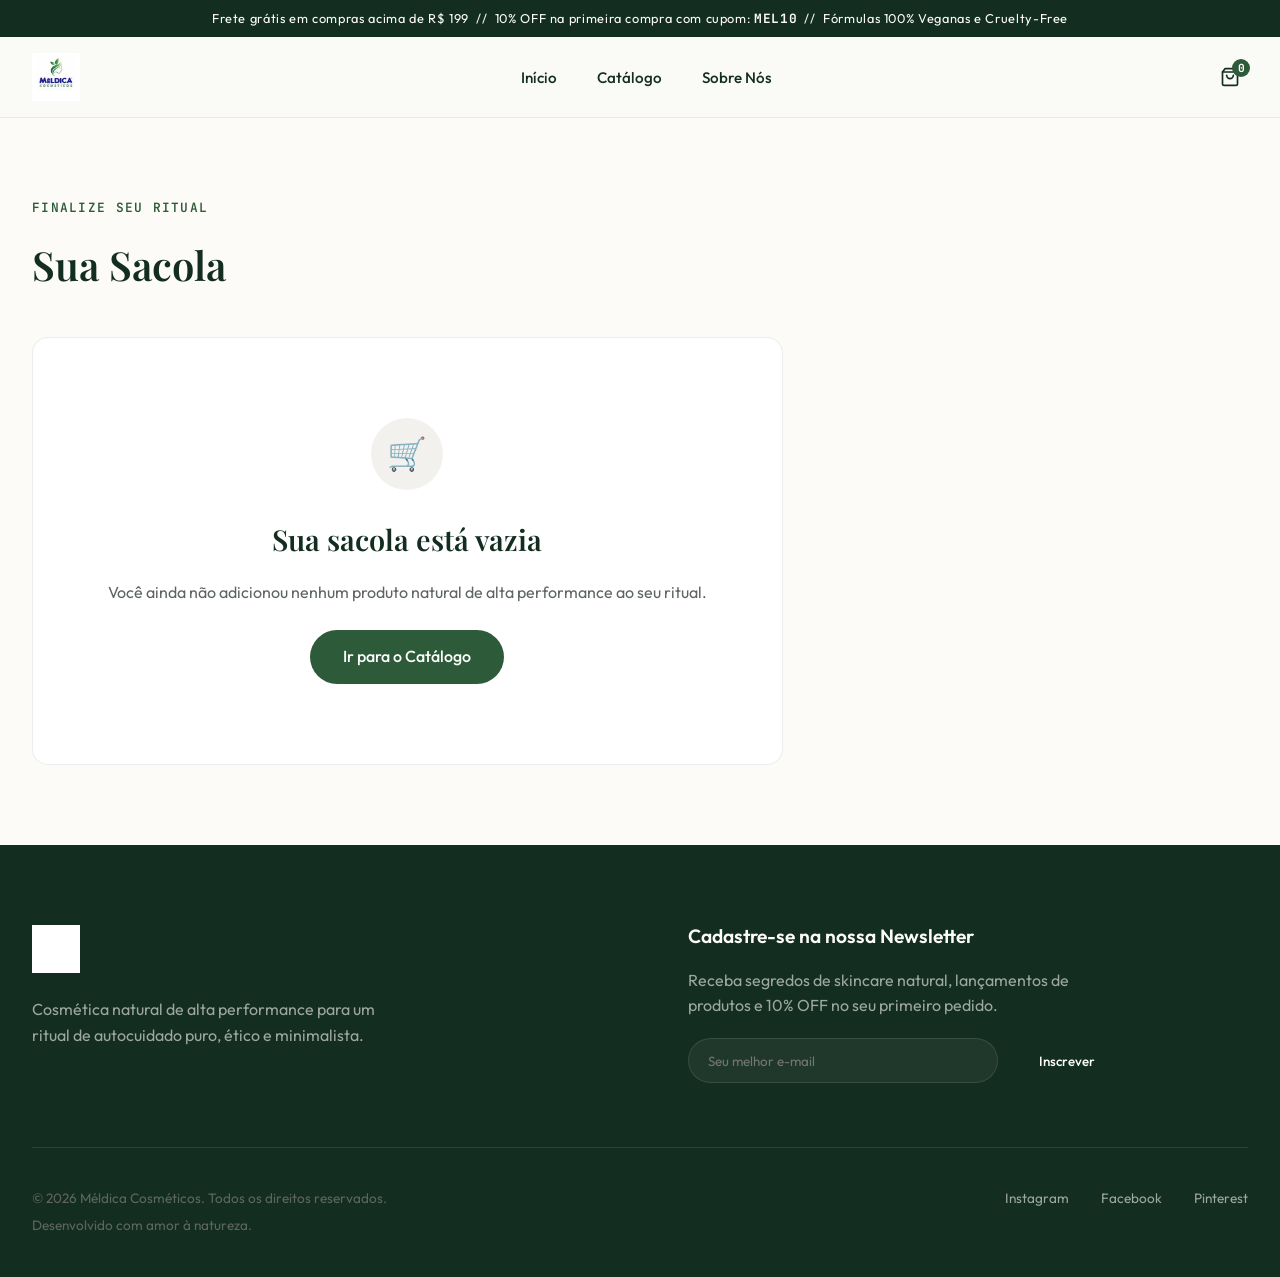
<file: carrinho.html>
<!DOCTYPE html>
<html lang="pt-BR">
<head>
  <meta charset="UTF-8">
  <meta name="viewport" content="width=device-width, initial-scale=1.0">
  <meta name="description" content="Sua sacola de compras na Méldica Cosméticos. Finalize seu pedido de cosméticos naturais.">
  <title>Sacola | Méldica Cosméticos</title>
  <!-- Google Fonts -->
  <link rel="preconnect" href="https://fonts.googleapis.com">
  <link rel="preconnect" href="https://fonts.gstatic.com" crossorigin>
  <link href="https://fonts.googleapis.com/css2?family=Outfit:wght@300;400;500;600;700&family=Playfair+Display:ital,wght@0,400;0,600;0,700;1,400&family=JetBrains+Mono:wght@400;500&display=swap" rel="stylesheet">
  <!-- Stylesheet -->
  <link rel="stylesheet" href="style.css">
</head>
<body>

  <!-- Announcement Bar -->
  <div class="announcement-bar">
    <div class="announcement-track">
      <span>Frete grátis em compras acima de R$ 199 &nbsp;//&nbsp; 10% OFF na primeira compra com cupom: <strong class="mono">MEL10</strong> &nbsp;//&nbsp; Fórmulas 100% Veganas e Cruelty-Free</span>
    </div>
  </div>

  <!-- Header -->
  <header class="main-header">
    <div class="header-container">
      <a href="index.html" class="logo-link">
        <img src="assets/logo.png" alt="Méldica Cosméticos Logo" class="header-logo">
      </a>
      
      <nav class="main-nav">
        <ul>
          <li><a href="index.html" class="nav-link">Início</a></li>
          <li><a href="produtos.html" class="nav-link">Catálogo</a></li>
          <li><a href="index.html#sobre" class="nav-link">Sobre Nós</a></li>
        </ul>
      </nav>

      <div class="header-actions">
        <a href="carrinho.html" class="cart-button" aria-label="Ver sacola de compras">
          <svg xmlns="http://www.w3.org/2000/svg" width="20" height="20" viewBox="0 0 24 24" fill="none" stroke="currentColor" stroke-width="2" stroke-linecap="round" stroke-linejoin="round"><path d="M6 2L3 6v14a2 2 0 0 0 2 2h14a2 2 0 0 0 2-2V6l-3-4z"></path><line x1="3" y1="6" x2="21" y2="6"></line><path d="M16 10a4 4 0 0 1-8 0"></path></svg>
          <span class="cart-count mono">0</span>
        </a>
      </div>
    </div>
  </header>

  <!-- Cart Section -->
  <section class="cart-section">
    <div class="section-header" style="text-align: left; align-items: flex-start; margin-bottom: 2rem;">
      <span class="section-tagline">Finalize seu ritual</span>
      <h2 class="section-title">Sua Sacola</h2>
    </div>

    <!-- Cart Layout Grid -->
    <div class="cart-layout" id="cart-layout">
      
      <!-- Cart Items List Column -->
      <div class="cart-list-container" id="cart-items-wrapper">
        <!-- Rendered dynamically by cart-page.js -->
      </div>

      <!-- Cart Summary Column -->
      <div class="cart-summary-card" id="cart-summary-box">
        <h3 class="summary-title">Resumo do Pedido</h3>
        
        <!-- Free Shipping Progress -->
        <div class="shipping-progress-container">
          <span id="shipping-progress-text">Faltam R$ 199,00 para Frete Grátis</span>
          <div class="shipping-progress-bar">
            <div id="shipping-progress-fill" class="shipping-progress-fill"></div>
          </div>
        </div>

        <div class="summary-row">
          <span>Subtotal</span>
          <span class="mono">R$ <span id="cart-subtotal">0,00</span></span>
        </div>
        <div class="summary-row">
          <span>Frete</span>
          <span id="cart-shipping-text">Calculado no checkout</span>
        </div>
        
        <div class="summary-row summary-total">
          <span>Total</span>
          <span class="mono">R$ <span id="cart-total">0,00</span></span>
        </div>

        <!-- Simulated Checkout Form -->
        <form class="summary-checkout-form" id="checkout-form">
          <h4>Dados de Entrega</h4>
          <div class="form-group">
            <label for="checkout-name">Nome Completo</label>
            <input type="text" id="checkout-name" required placeholder="Digite seu nome completo">
          </div>
          <div class="form-group">
            <label for="checkout-email">E-mail de Contato</label>
            <input type="email" id="checkout-email" required placeholder="exemplo@email.com">
          </div>
          <div class="form-group">
            <label for="checkout-zip">CEP</label>
            <input type="text" id="checkout-zip" required placeholder="00000-000" maxlength="9">
          </div>
          <button type="submit" class="btn btn-primary btn-checkout">Finalizar Compra</button>
        </form>
      </div>

    </div>
  </section>

  <!-- Success Order Modal Overlay -->
  <div class="success-overlay" id="success-overlay">
    <div class="success-modal">
      <div class="success-icon">✓</div>
      <h3>Pedido Confirmado!</h3>
      <p>O seu ritual de beleza natural está a caminho! Enviamos um e-mail de confirmação com os dados de rastreamento do seu pedido.</p>
      <button class="btn btn-primary" id="btn-success-close">Voltar ao Início</button>
    </div>
  </div>

  <!-- Footer Section -->
  <footer class="main-footer">
    <div class="footer-top">
      <div class="footer-brand-col">
        <img src="assets/logo.png" alt="Méldica Logo" class="footer-logo">
        <p>Cosmética natural de alta performance para um ritual de autocuidado puro, ético e minimalista.</p>
      </div>
      <div class="footer-newsletter-col">
        <h3>Cadastre-se na nossa Newsletter</h3>
        <p>Receba segredos de skincare natural, lançamentos de produtos e 10% OFF no seu primeiro pedido.</p>
        <form class="newsletter-form" onsubmit="event.preventDefault(); alert('Obrigado por se inscrever!'); this.reset();">
          <input type="email" placeholder="Seu melhor e-mail" required aria-label="Endereço de e-mail">
          <button type="submit" class="btn btn-accent">Inscrever</button>
        </form>
      </div>
    </div>
    
    <div class="footer-bottom">
      <div class="footer-meta">
        <p>&copy; 2026 Méldica Cosméticos. Todos os direitos reservados.</p>
        <p>Desenvolvido com amor à natureza.</p>
      </div>
      <div class="footer-socials">
        <a href="#" aria-label="Instagram">Instagram</a>
        <a href="#" aria-label="Facebook">Facebook</a>
        <a href="#" aria-label="Pinterest">Pinterest</a>
      </div>
    </div>
  </footer>

  <!-- Scripts -->
  <script src="cart.js"></script>
  <script src="cart-page.js"></script>
</body>
</html>
</file>
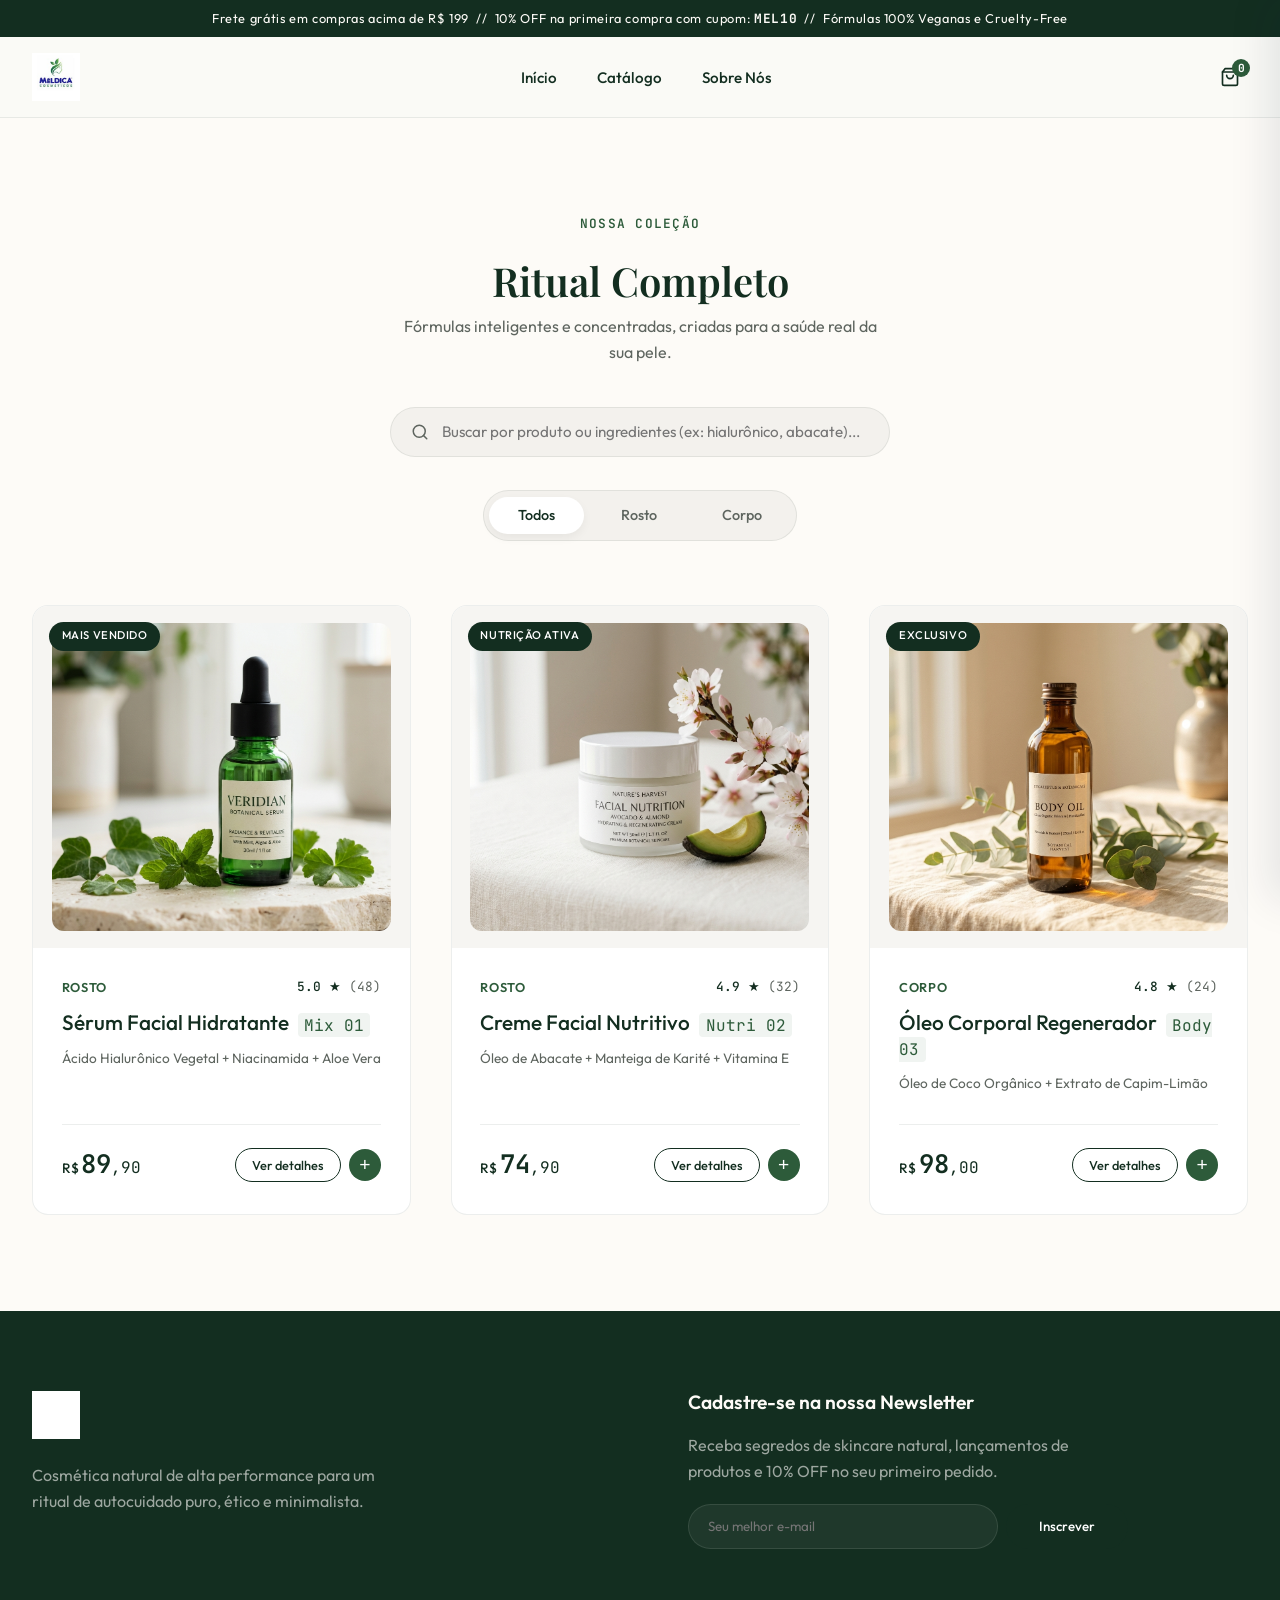
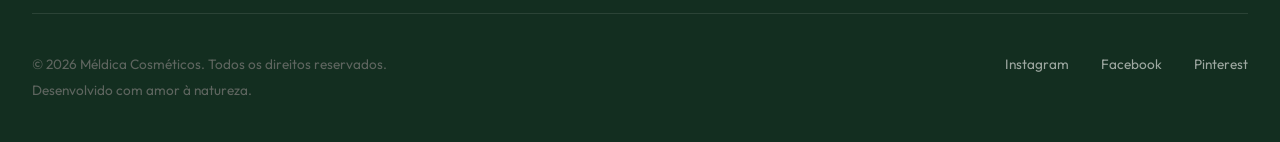
<file: produtos.html>
<!DOCTYPE html>
<html lang="pt-BR">
<head>
  <meta charset="UTF-8">
  <meta name="viewport" content="width=device-width, initial-scale=1.0">
  <meta name="description" content="Catálogo de produtos Méldica Cosméticos. Encontre séruns, cremes e óleos corporais 100% naturais.">
  <title>Catálogo | Méldica Cosméticos</title>
  <!-- Google Fonts -->
  <link rel="preconnect" href="https://fonts.googleapis.com">
  <link rel="preconnect" href="https://fonts.gstatic.com" crossorigin>
  <link href="https://fonts.googleapis.com/css2?family=Outfit:wght@300;400;500;600;700&family=Playfair+Display:ital,wght@0,400;0,600;0,700;1,400&family=JetBrains+Mono:wght@400;500&display=swap" rel="stylesheet">
  <!-- Stylesheet -->
  <link rel="stylesheet" href="style.css">
</head>
<body>

  <!-- Announcement Bar -->
  <div class="announcement-bar">
    <div class="announcement-track">
      <span>Frete grátis em compras acima de R$ 199 &nbsp;//&nbsp; 10% OFF na primeira compra com cupom: <strong class="mono">MEL10</strong> &nbsp;//&nbsp; Fórmulas 100% Veganas e Cruelty-Free</span>
    </div>
  </div>

  <!-- Header -->
  <header class="main-header">
    <div class="header-container">
      <a href="index.html" class="logo-link">
        <img src="assets/logo.png" alt="Méldica Cosméticos Logo" class="header-logo">
      </a>
      
      <nav class="main-nav">
        <ul>
          <li><a href="index.html" class="nav-link">Início</a></li>
          <li><a href="produtos.html" class="nav-link active">Catálogo</a></li>
          <li><a href="index.html#sobre" class="nav-link">Sobre Nós</a></li>
        </ul>
      </nav>

      <div class="header-actions">
        <a href="carrinho.html" class="cart-button" aria-label="Ver sacola de compras">
          <svg xmlns="http://www.w3.org/2000/svg" width="20" height="20" viewBox="0 0 24 24" fill="none" stroke="currentColor" stroke-width="2" stroke-linecap="round" stroke-linejoin="round"><path d="M6 2L3 6v14a2 2 0 0 0 2 2h14a2 2 0 0 0 2-2V6l-3-4z"></path><line x1="3" y1="6" x2="21" y2="6"></line><path d="M16 10a4 4 0 0 1-8 0"></path></svg>
          <span class="cart-count mono">0</span>
        </a>
      </div>
    </div>
  </header>

  <!-- Product Catalog Section -->
  <section class="products-section" id="produtos">
    <div class="products-container">
      <div class="section-header">
        <span class="section-tagline">Nossa Coleção</span>
        <h2 class="section-title">Ritual Completo</h2>
        <p class="section-desc">Fórmulas inteligentes e concentradas, criadas para a saúde real da sua pele.</p>
        
        <!-- Live Search Bar -->
        <div class="search-container">
          <svg class="search-icon" xmlns="http://www.w3.org/2000/svg" width="18" height="18" viewBox="0 0 24 24" fill="none" stroke="currentColor" stroke-width="2" stroke-linecap="round" stroke-linejoin="round"><circle cx="11" cy="11" r="8"></circle><line x1="21" y1="21" x2="16.65" y2="16.65"></line></svg>
          <input type="text" id="search-input" class="search-input" placeholder="Buscar por produto ou ingredientes (ex: hialurônico, abacate)..." aria-label="Buscar produtos">
        </div>

        <!-- Category Filter Tabs -->
        <div class="filter-tabs">
          <button class="filter-tab active" data-filter="todos">Todos</button>
          <button class="filter-tab" data-filter="rosto">Rosto</button>
          <button class="filter-tab" data-filter="corpo">Corpo</button>
        </div>
      </div>

      <!-- Product Cards Grid -->
      <div class="product-grid" id="product-grid">
        
        <!-- Card 1 (Sérum) -->
        <div class="product-card" data-category="rosto" data-id="serum-mix-01">
          <div class="card-image-wrapper">
            <span class="card-badge">Mais Vendido</span>
            <img src="assets/serum_rosto.png" alt="Sérum Hidratante Mix 01" class="product-card-img">
          </div>
          <div class="card-info">
            <div class="card-meta">
              <span class="card-category">Rosto</span>
              <span class="card-rating mono">5.0 ★ <span class="rating-count">(48)</span></span>
            </div>
            <h3 class="product-title">Sérum Facial Hidratante <span>Mix 01</span></h3>
            <p class="product-extract">Ácido Hialurônico Vegetal + Niacinamida + Aloe Vera</p>
            <div class="card-footer">
              <div class="product-price">
                <span class="price-currency">R$</span>
                <span class="price-amount mono"><strong>89</strong>,90</span>
              </div>
              <div class="card-actions">
                <button class="btn-card-details" data-id="serum-mix-01">Ver detalhes</button>
                <button class="btn-card-add" data-id="serum-mix-01" aria-label="Adicionar ao carrinho">+</button>
              </div>
            </div>
          </div>
        </div>

        <!-- Card 2 (Creme) -->
        <div class="product-card" data-category="rosto" data-id="creme-nutri-02">
          <div class="card-image-wrapper">
            <span class="card-badge">Nutrição Ativa</span>
            <img src="assets/creme_rosto.png" alt="Creme Nutritivo Nutri 02" class="product-card-img">
          </div>
          <div class="card-info">
            <div class="card-meta">
              <span class="card-category">Rosto</span>
              <span class="card-rating mono">4.9 ★ <span class="rating-count">(32)</span></span>
            </div>
            <h3 class="product-title">Creme Facial Nutritivo <span>Nutri 02</span></h3>
            <p class="product-extract">Óleo de Abacate + Manteiga de Karité + Vitamina E</p>
            <div class="card-footer">
              <div class="product-price">
                <span class="price-currency">R$</span>
                <span class="price-amount mono"><strong>74</strong>,90</span>
              </div>
              <div class="card-actions">
                <button class="btn-card-details" data-id="creme-nutri-02">Ver detalhes</button>
                <button class="btn-card-add" data-id="creme-nutri-02" aria-label="Adicionar ao carrinho">+</button>
              </div>
            </div>
          </div>
        </div>

        <!-- Card 3 (Óleo) -->
        <div class="product-card" data-category="corpo" data-id="oleo-body-03">
          <div class="card-image-wrapper">
            <span class="card-badge">Exclusivo</span>
            <img src="assets/oleo_corpo.png" alt="Óleo Corporal Regenerador Body 03" class="product-card-img">
          </div>
          <div class="card-info">
            <div class="card-meta">
              <span class="card-category">Corpo</span>
              <span class="card-rating mono">4.8 ★ <span class="rating-count">(24)</span></span>
            </div>
            <h3 class="product-title">Óleo Corporal Regenerador <span>Body 03</span></h3>
            <p class="product-extract">Óleo de Coco Orgânico + Extrato de Capim-Limão</p>
            <div class="card-footer">
              <div class="product-price">
                <span class="price-currency">R$</span>
                <span class="price-amount mono"><strong>98</strong>,00</span>
              </div>
              <div class="card-actions">
                <button class="btn-card-details" data-id="oleo-body-03">Ver detalhes</button>
                <button class="btn-card-add" data-id="oleo-body-03" aria-label="Adicionar ao carrinho">+</button>
              </div>
            </div>
          </div>
        </div>

      </div>
    </div>
  </section>

  <!-- Product Details Slide-Out Drawer (Modal) -->
  <div class="drawer-overlay" id="drawer-overlay"></div>
  <aside class="product-drawer" id="product-drawer">
    <button class="drawer-close" id="drawer-close" aria-label="Fechar painel">
      <svg xmlns="http://www.w3.org/2000/svg" width="24" height="24" viewBox="0 0 24 24" fill="none" stroke="currentColor" stroke-width="2" stroke-linecap="round" stroke-linejoin="round"><line x1="18" y1="6" x2="6" y2="18"></line><line x1="6" y1="6" x2="18" y2="18"></line></svg>
    </button>
    
    <div class="drawer-content">
      <div class="drawer-header-info">
        <span class="drawer-category" id="drawer-category">Rosto</span>
        <h2 class="drawer-product-title" id="drawer-title">Sérum Facial Hidratante</h2>
        <p class="drawer-product-extract" id="drawer-extract">Ácido Hialurônico Vegetal + Niacinamida</p>
        <div class="drawer-rating-price">
          <span class="drawer-rating mono" id="drawer-rating">5.0 ★</span>
          <div class="product-price">
            <span class="price-currency">R$</span>
            <span class="price-amount mono" id="drawer-price"><strong>89</strong>,90</span>
          </div>
        </div>
      </div>

      <div class="drawer-image-container">
        <img src="assets/serum_rosto.png" alt="Produto Méldica" class="drawer-product-img" id="drawer-img">
      </div>

      <!-- Detail Info Tabs (Inspired by Principia) -->
      <div class="drawer-tabs">
        <button class="drawer-tab-btn active" data-tab="info">Indicações</button>
        <button class="drawer-tab-btn" data-tab="ingredients">Fórmula / INCI</button>
        <button class="drawer-tab-btn" data-tab="usage">Modo de Uso</button>
      </div>

      <div class="drawer-tabs-content">
        <!-- Tab 1: Info -->
        <div class="drawer-tab-panel active" id="tab-info">
          <h3>Para quem é indicado?</h3>
          <p id="drawer-indications-text">Ideal para todos os tipos de pele...</p>
          <h3 class="panel-subt">Benefícios Principais</h3>
          <ul class="panel-list" id="drawer-benefits-list">
            <li>Hidratação profunda</li>
          </ul>
        </div>
        
        <!-- Tab 2: Ingredients -->
        <div class="drawer-tab-panel" id="tab-ingredients">
          <h3>Ingredientes Ativos</h3>
          <p id="drawer-actives-text">Ativos...</p>
          <h3 class="panel-subt">Composição Completa (INCI)</h3>
          <p class="inci-text mono" id="drawer-inci-text">Aqua...</p>
        </div>

        <!-- Tab 3: Usage -->
        <div class="drawer-tab-panel" id="tab-usage">
          <h3>Como aplicar no seu ritual</h3>
          <p id="drawer-usage-text">Uso...</p>
          <div class="usage-tip">
            <strong>Dica de Uso:</strong> Use sempre.
          </div>
        </div>
      </div>
      
      <div class="drawer-action-footer">
        <button class="btn btn-primary btn-drawer-add" id="drawer-add-to-cart">Adicionar à Sacola</button>
      </div>
    </div>
  </aside>

  <!-- Footer Section -->
  <footer class="main-footer">
    <div class="footer-top">
      <div class="footer-brand-col">
        <img src="assets/logo.png" alt="Méldica Logo" class="footer-logo">
        <p>Cosmética natural de alta performance para um ritual de autocuidado puro, ético e minimalista.</p>
      </div>
      <div class="footer-newsletter-col">
        <h3>Cadastre-se na nossa Newsletter</h3>
        <p>Receba segredos de skincare natural, lançamentos de produtos e 10% OFF no seu primeiro pedido.</p>
        <form class="newsletter-form" onsubmit="event.preventDefault(); alert('Obrigado por se inscrever!'); this.reset();">
          <input type="email" placeholder="Seu melhor e-mail" required aria-label="Endereço de e-mail">
          <button type="submit" class="btn btn-accent">Inscrever</button>
        </form>
      </div>
    </div>
    
    <div class="footer-bottom">
      <div class="footer-meta">
        <p>&copy; 2026 Méldica Cosméticos. Todos os direitos reservados.</p>
        <p>Desenvolvido com amor à natureza.</p>
      </div>
      <div class="footer-socials">
        <a href="#" aria-label="Instagram">Instagram</a>
        <a href="#" aria-label="Facebook">Facebook</a>
        <a href="#" aria-label="Pinterest">Pinterest</a>
      </div>
    </div>
  </footer>

  <!-- Scripts -->
  <script src="cart.js"></script>
  <script src="main.js"></script>
</body>
</html>
</file>
<file: style.css>
/* ==========================================================================
   DESIGN SYSTEM - MÉLDICA COSMÉTICOS
   ========================================================================== */

/* Variables */
:root {
  --color-canvas: #FDFBF7;      /* Warm Luxury Cream */
  --color-surface: #FFFFFF;     /* Pure White */
  --color-ink: #132E20;         /* Deep Forest Green */
  --color-muted: #5E655F;       /* Olive-Gray */
  --color-accent: #2D5B3A;      /* Sage Green */
  --color-accent-light: #F0F4F1;/* Extra Light Sage Tint */
  --color-gold: #C5A880;        /* Sand Gold */
  --color-border: rgba(19, 46, 32, 0.08); /* Fine line border */
  --color-shadow: rgba(19, 46, 32, 0.04);
  
  --font-display: 'Playfair Display', serif;
  --font-body: 'Outfit', sans-serif;
  --font-mono: 'JetBrains Mono', monospace;

  --transition-smooth: all 0.3s cubic-bezier(0.25, 0.8, 0.25, 1);
  --transition-spring: all 0.5s cubic-bezier(0.175, 0.885, 0.32, 1.1);
  --transition-drawer: transform 0.45s cubic-bezier(0.16, 1, 0.3, 1);
}

/* Base Resets */
*, *::before, *::after {
  box-sizing: border-box;
  margin: 0;
  padding: 0;
}

html {
  font-size: 16px;
  scroll-behavior: smooth;
}

body {
  background-color: var(--color-canvas);
  color: var(--color-ink);
  font-family: var(--font-body);
  line-height: 1.6;
  -webkit-font-smoothing: antialiased;
  overflow-x: hidden;
}

/* Typography Utilities */
.mono {
  font-family: var(--font-mono);
}

h1, h2, h3, h4 {
  font-family: var(--font-display);
  font-weight: 600;
  line-height: 1.2;
}

p {
  color: var(--color-muted);
}

/* Buttons */
.btn {
  display: inline-flex;
  align-items: center;
  justify-content: center;
  padding: 0.85rem 2rem;
  font-family: var(--font-body);
  font-weight: 500;
  text-decoration: none;
  border-radius: 50px;
  border: 1px solid transparent;
  cursor: pointer;
  transition: var(--transition-smooth);
}

.btn-primary {
  background-color: var(--color-accent);
  color: white;
}

.btn-primary:hover {
  background-color: #21432a;
  transform: translateY(-2px);
  box-shadow: 0 4px 12px rgba(45, 91, 58, 0.15);
}

.btn-primary:active {
  transform: translateY(-1px);
}

.btn-accent {
  background-color: var(--color-ink);
  color: white;
}

.btn-accent:hover {
  background-color: #081126;
  transform: translateY(-2px);
}

/* Announcement Bar */
.announcement-bar {
  background-color: var(--color-ink);
  color: var(--color-canvas);
  padding: 0.5rem 1rem;
  font-size: 0.8rem;
  text-align: center;
  letter-spacing: 0.05em;
  overflow: hidden;
  position: relative;
  white-space: nowrap;
}

.announcement-track {
  display: inline-block;
  animation: marquee 25s linear infinite;
}

@keyframes marquee {
  0% { transform: translate3d(0, 0, 0); }
  100% { transform: translate3d(-33.3%, 0, 0); }
}

/* Header */
.main-header {
  position: sticky;
  top: 0;
  z-index: 100;
  background-color: rgba(250, 249, 246, 0.85);
  backdrop-filter: blur(12px);
  -webkit-backdrop-filter: blur(12px);
  border-bottom: 1px solid var(--color-border);
  transition: var(--transition-smooth);
}

.header-container {
  max-width: 1300px;
  margin: 0 auto;
  padding: 1rem 2rem;
  display: flex;
  justify-content: space-between;
  align-items: center;
}

.header-logo {
  height: 48px;
  width: auto;
  display: block;
}

.main-nav ul {
  display: flex;
  list-style: none;
  gap: 2.5rem;
}

.nav-link {
  text-decoration: none;
  color: var(--color-ink);
  font-weight: 500;
  font-size: 0.95rem;
  position: relative;
  padding: 0.25rem 0;
  transition: var(--transition-smooth);
}

.nav-link:hover, .nav-link.active {
  color: var(--color-accent);
}

.nav-link::after {
  content: '';
  position: absolute;
  bottom: 0;
  left: 0;
  width: 0;
  height: 2px;
  background-color: var(--color-accent);
  transition: var(--transition-smooth);
}

.nav-link:hover::after, .nav-link.active::after {
  width: 100%;
}

.cart-button {
  background: none;
  border: none;
  cursor: pointer;
  color: var(--color-ink);
  position: relative;
  display: flex;
  align-items: center;
  justify-content: center;
  padding: 0.5rem;
  transition: var(--transition-smooth);
}

.cart-button:hover {
  color: var(--color-accent);
  transform: scale(1.05);
}

.cart-count {
  position: absolute;
  top: 0;
  right: -2px;
  background-color: var(--color-accent);
  color: white;
  font-size: 0.7rem;
  font-weight: bold;
  height: 18px;
  width: 18px;
  border-radius: 50%;
  display: flex;
  align-items: center;
  justify-content: center;
  transition: transform 0.2s cubic-bezier(0.175, 0.885, 0.32, 1.275);
}

/* Hero Section */
.hero-section {
  padding: 5rem 2rem;
  max-width: 1300px;
  margin: 0 auto;
}

.hero-container {
  display: grid;
  grid-template-columns: 1.2fr 1fr;
  gap: 4rem;
  align-items: center;
}

.hero-content {
  display: flex;
  flex-direction: column;
  gap: 1.8rem;
}

.hero-title {
  font-size: clamp(2.5rem, 5vw, 4rem);
  letter-spacing: -0.02em;
  color: var(--color-ink);
}

.inline-img-container {
  display: inline-block;
  vertical-align: middle;
  height: clamp(32px, 5vw, 60px);
  width: clamp(55px, 9vw, 95px);
  border-radius: 50px;
  overflow: hidden;
  margin: 0 0.4rem;
  transform: translateY(-2px);
  border: 1px solid var(--color-border);
}

.inline-img {
  width: 100%;
  height: 100%;
  object-fit: cover;
  object-position: center;
  display: block;
}

.hero-description {
  font-size: 1.15rem;
  max-width: 520px;
}

.hero-image-wrapper {
  display: flex;
  justify-content: center;
}

.hero-blob {
  width: 100%;
  max-width: 480px;
  aspect-ratio: 1/1;
  background-color: var(--color-accent-light);
  border-radius: 30% 70% 70% 30% / 30% 30% 70% 70%;
  overflow: hidden;
  display: flex;
  align-items: center;
  justify-content: center;
  box-shadow: 0 10px 30px rgba(14, 27, 61, 0.05);
  animation: wave 12s ease-in-out infinite alternate;
  position: relative;
}

.hero-img {
  width: 90%;
  height: 90%;
  object-fit: cover;
  border-radius: 20% 50% 50% 20% / 20% 20% 50% 50%;
}

.hero-video {
  width: 100%;
  height: 100%;
  object-fit: cover;
  border-radius: inherit;
  filter: brightness(0.95);
}

@keyframes wave {
  0% { border-radius: 30% 70% 70% 30% / 30% 30% 70% 70%; }
  100% { border-radius: 50% 50% 30% 70% / 50% 60% 40% 50%; }
}

/* Benefit Bar */
.benefit-bar {
  background-color: #F3F1ED;
  border-top: 1px solid var(--color-border);
  border-bottom: 1px solid var(--color-border);
  padding: 2rem 2rem;
}

.benefit-container {
  max-width: 1300px;
  margin: 0 auto;
  display: flex;
  justify-content: space-around;
  flex-wrap: wrap;
  gap: 2rem;
}

.benefit-item {
  display: flex;
  align-items: center;
  gap: 1rem;
}

.benefit-icon {
  color: var(--color-accent);
  background-color: white;
  width: 48px;
  height: 48px;
  border-radius: 50%;
  display: flex;
  align-items: center;
  justify-content: center;
  box-shadow: 0 4px 10px rgba(0,0,0,0.02);
}

.benefit-text h3 {
  font-family: var(--font-body);
  font-size: 0.95rem;
  font-weight: 600;
}

.benefit-text p {
  font-size: 0.8rem;
}

/* Product Catalog Grid & Sections */
.products-section {
  padding: 6rem 2rem;
  max-width: 1300px;
  margin: 0 auto;
}

.section-header {
  text-align: center;
  margin-bottom: 4rem;
  display: flex;
  flex-direction: column;
  align-items: center;
  gap: 0.6rem;
}

.section-tagline {
  color: var(--color-accent);
  font-size: 0.85rem;
  font-weight: 600;
  text-transform: uppercase;
  letter-spacing: 0.15em;
}

.section-title {
  font-size: 2.5rem;
  color: var(--color-ink);
}

.section-desc {
  max-width: 480px;
  font-size: 1rem;
}

/* Search Bar (Catalog Page Specific) */
.search-container {
  position: relative;
  max-width: 500px;
  width: 100%;
  margin: 2rem auto 0;
}

.search-input {
  width: 100%;
  padding: 0.9rem 1.2rem 0.9rem 3.2rem;
  font-family: var(--font-body);
  font-size: 0.95rem;
  color: var(--color-ink);
  background-color: #F3F1ED;
  border: 1px solid var(--color-border);
  border-radius: 50px;
  transition: var(--transition-smooth);
}

.search-input:focus {
  outline: none;
  background-color: var(--color-surface);
  border-color: var(--color-accent);
  box-shadow: 0 8px 24px rgba(45, 91, 58, 0.08);
}

.search-icon {
  position: absolute;
  left: 1.3rem;
  top: 50%;
  transform: translateY(-50%);
  color: var(--color-muted);
  pointer-events: none;
}

.filter-tabs {
  display: inline-flex;
  gap: 0.5rem;
  background-color: #F3F1ED;
  padding: 0.35rem;
  border-radius: 50px;
  margin-top: 1.5rem;
  border: 1px solid var(--color-border);
}

.filter-tab {
  background: none;
  border: none;
  padding: 0.6rem 1.8rem;
  font-family: var(--font-body);
  font-size: 0.9rem;
  font-weight: 500;
  color: var(--color-muted);
  border-radius: 50px;
  cursor: pointer;
  transition: var(--transition-smooth);
}

.filter-tab.active {
  background-color: var(--color-surface);
  color: var(--color-ink);
  box-shadow: 0 4px 10px rgba(0,0,0,0.05);
}

.product-grid {
  display: grid;
  grid-template-columns: repeat(auto-fit, minmax(340px, 1fr));
  gap: 2.5rem;
}

/* Featured Highlights Layout (Home Page) */
.featured-grid {
  display: grid;
  grid-template-columns: repeat(2, 1fr);
  gap: 3rem;
  max-width: 900px;
  margin: 0 auto;
}

@media (max-width: 768px) {
  .featured-grid {
    grid-template-columns: 1fr;
  }
}

.product-card {
  background-color: var(--color-surface);
  border: 1px solid var(--color-border);
  border-radius: 16px;
  overflow: hidden;
  display: flex;
  flex-direction: column;
  transition: var(--transition-smooth);
}

.product-card:hover {
  transform: translateY(-6px);
  box-shadow: 0 12px 30px rgba(14, 27, 61, 0.06);
  border-color: rgba(14, 27, 61, 0.15);
}

.card-image-wrapper {
  position: relative;
  aspect-ratio: 1.1 / 1;
  background-color: #F6F5F2;
  overflow: hidden;
  display: flex;
  align-items: center;
  justify-content: center;
}

.product-card-img {
  width: 90%;
  height: 90%;
  object-fit: cover;
  border-radius: 12px;
  transition: transform 0.6s cubic-bezier(0.16, 1, 0.3, 1);
}

.product-card:hover .product-card-img {
  transform: scale(1.05);
}

.card-badge {
  position: absolute;
  top: 1rem;
  left: 1rem;
  background-color: var(--color-ink);
  color: white;
  font-size: 0.7rem;
  font-weight: 500;
  padding: 0.35rem 0.8rem;
  border-radius: 30px;
  letter-spacing: 0.05em;
  text-transform: uppercase;
}

.card-info {
  padding: 1.8rem;
  display: flex;
  flex-direction: column;
  gap: 0.8rem;
  flex-grow: 1;
}

.card-meta {
  display: flex;
  justify-content: space-between;
  align-items: center;
  font-size: 0.8rem;
}

.card-category {
  color: var(--color-accent);
  font-weight: 600;
  text-transform: uppercase;
  letter-spacing: 0.05em;
}

.card-rating {
  color: var(--color-ink);
  font-weight: 500;
}

.rating-count {
  color: var(--color-muted);
  font-weight: 400;
}

.product-title {
  font-family: var(--font-body);
  font-size: 1.3rem;
  font-weight: 500;
  color: var(--color-ink);
}

.product-title span {
  font-family: var(--font-mono);
  font-weight: 400;
  color: var(--color-accent);
  font-size: 1rem;
  background-color: var(--color-accent-light);
  padding: 0.1rem 0.4rem;
  border-radius: 4px;
  margin-left: 0.3rem;
}

.product-extract {
  font-size: 0.85rem;
  height: 2.4rem;
  display: -webkit-box;
  -webkit-line-clamp: 2;
  -webkit-box-orient: vertical;
  overflow: hidden;
}

.card-footer {
  display: flex;
  justify-content: space-between;
  align-items: center;
  margin-top: auto;
  padding-top: 1.2rem;
  border-top: 1px solid var(--color-border);
}

.product-price {
  display: flex;
  align-items: baseline;
  color: var(--color-ink);
}

.price-currency {
  font-size: 0.85rem;
  margin-right: 0.15rem;
  font-weight: 500;
}

.price-amount {
  font-size: 1rem;
}

.price-amount strong {
  font-size: 1.6rem;
  font-weight: 600;
}

.card-actions {
  display: flex;
  gap: 0.5rem;
  align-items: center;
}

.btn-card-details {
  background: none;
  border: 1px solid var(--color-ink);
  color: var(--color-ink);
  padding: 0.5rem 1rem;
  font-family: var(--font-body);
  font-weight: 500;
  font-size: 0.8rem;
  border-radius: 30px;
  cursor: pointer;
  transition: var(--transition-smooth);
}

.btn-card-details:hover {
  background-color: var(--color-ink);
  color: white;
}

.btn-card-add {
  background-color: var(--color-accent);
  color: white;
  border: none;
  width: 32px;
  height: 32px;
  border-radius: 50%;
  font-size: 1.2rem;
  font-weight: 400;
  display: flex;
  align-items: center;
  justify-content: center;
  cursor: pointer;
  transition: var(--transition-spring);
}

.btn-card-add:hover {
  transform: scale(1.15) rotate(90deg);
  background-color: #21432a;
}

/* Testimonials (Depoimentos) Section */
.testimonials-section {
  padding: 7rem 2rem;
  background-color: #F6F5F2;
  border-top: 1px solid var(--color-border);
}

.testimonials-grid {
  display: grid;
  grid-template-columns: repeat(auto-fit, minmax(320px, 1fr));
  gap: 2rem;
  max-width: 1300px;
  margin: 3rem auto 0;
}

.testimonial-card {
  background-color: var(--color-surface);
  border: 1px solid var(--color-border);
  padding: 2.5rem;
  border-radius: 16px;
  display: flex;
  flex-direction: column;
  gap: 1.2rem;
  transition: var(--transition-smooth);
}

.testimonial-card:hover {
  transform: translateY(-4px);
  box-shadow: 0 10px 25px rgba(14, 27, 61, 0.04);
}

.testimonial-rating {
  color: var(--color-accent);
  font-size: 1.1rem;
}

.testimonial-text {
  font-style: italic;
  font-size: 0.95rem;
  color: var(--color-muted);
  flex-grow: 1;
}

.testimonial-author {
  display: flex;
  align-items: center;
  gap: 1rem;
  border-top: 1px solid var(--color-border);
  padding-top: 1rem;
}

.author-avatar {
  width: 44px;
  height: 44px;
  border-radius: 50%;
  background-color: var(--color-accent-light);
  color: var(--color-accent);
  font-weight: 600;
  display: flex;
  align-items: center;
  justify-content: center;
  font-size: 0.9rem;
}

.author-info h4 {
  font-family: var(--font-body);
  font-size: 0.95rem;
  font-weight: 600;
}

.author-info span {
  font-size: 0.8rem;
  color: var(--color-muted);
}

/* Brand Philosophy */
.philosophy-section {
  padding: 7rem 2rem;
  background-color: #FAF6F0;
  border-top: 1px solid var(--color-border);
  border-bottom: 1px solid var(--color-border);
}

.philosophy-container {
  max-width: 1100px;
  margin: 0 auto;
  display: grid;
  grid-template-columns: 1fr 1.2fr;
  gap: 5rem;
  align-items: center;
}

.philosophy-image-box {
  position: relative;
}

.philosophy-img {
  width: 100%;
  border-radius: 24px;
  display: block;
  box-shadow: 0 10px 30px rgba(0,0,0,0.03);
}

.philosophy-content {
  display: flex;
  flex-direction: column;
  gap: 1.5rem;
}

.philosophy-tag {
  color: var(--color-accent);
  font-size: 0.85rem;
  font-weight: 600;
  text-transform: uppercase;
  letter-spacing: 0.15em;
}

.philosophy-title {
  font-size: 2.5rem;
  color: var(--color-ink);
}

.philosophy-content p {
  font-size: 1.05rem;
}

.philosophy-badges {
  display: flex;
  gap: 3rem;
  margin-top: 1rem;
}

.badge-item {
  display: flex;
  flex-direction: column;
}

.badge-title {
  font-family: var(--font-display);
  font-size: 2.2rem;
  font-weight: 600;
  color: var(--color-accent);
}

.badge-lbl {
  font-size: 0.85rem;
  color: var(--color-muted);
}

/* Shopping Cart Page (`carrinho.html`) */
.cart-section {
  padding: 5rem 2rem;
  max-width: 1300px;
  margin: 0 auto;
}

.cart-layout {
  display: grid;
  grid-template-columns: 1.8fr 1fr;
  gap: 3rem;
  margin-top: 3rem;
  align-items: start;
}

@media (max-width: 992px) {
  .cart-layout {
    grid-template-columns: 1fr;
    gap: 2.5rem;
  }
}

.cart-list-container {
  display: flex;
  flex-direction: column;
  gap: 1.5rem;
}

.cart-empty-state {
  text-align: center;
  padding: 5rem 2rem;
  background-color: var(--color-surface);
  border: 1px solid var(--color-border);
  border-radius: 16px;
  display: flex;
  flex-direction: column;
  align-items: center;
  gap: 1.5rem;
}

.cart-empty-state h3 {
  font-size: 1.8rem;
}

.cart-item-row {
  background-color: var(--color-surface);
  border: 1px solid var(--color-border);
  border-radius: 16px;
  padding: 1.5rem;
  display: flex;
  align-items: center;
  gap: 1.5rem;
  transition: var(--transition-smooth);
}

.cart-item-row:hover {
  box-shadow: 0 4px 15px var(--color-shadow);
}

.cart-item-img-container {
  width: 90px;
  height: 90px;
  background-color: #F6F5F2;
  border-radius: 12px;
  display: flex;
  align-items: center;
  justify-content: center;
  flex-shrink: 0;
  border: 1px solid var(--color-border);
}

.cart-item-img {
  max-width: 80%;
  max-height: 80%;
  object-fit: cover;
  border-radius: 6px;
}

.cart-item-details {
  flex-grow: 1;
  display: flex;
  flex-direction: column;
  gap: 0.3rem;
}

.cart-item-title {
  font-family: var(--font-body);
  font-size: 1.15rem;
  font-weight: 600;
  color: var(--color-ink);
}

.cart-item-title span {
  font-family: var(--font-mono);
  font-weight: 400;
  color: var(--color-accent);
  font-size: 0.85rem;
  background-color: var(--color-accent-light);
  padding: 0.1rem 0.3rem;
  border-radius: 4px;
  margin-left: 0.3rem;
}

.cart-item-meta {
  font-size: 0.8rem;
  color: var(--color-muted);
}

.cart-item-price-unit {
  font-size: 0.9rem;
  font-weight: 500;
}

.cart-item-quantity-controls {
  display: flex;
  align-items: center;
  border: 1px solid var(--color-border);
  border-radius: 30px;
  background-color: #F3F1ED;
  overflow: hidden;
}

.qty-btn {
  background: none;
  border: none;
  width: 32px;
  height: 32px;
  cursor: pointer;
  font-size: 1rem;
  color: var(--color-ink);
  transition: var(--transition-smooth);
}

.qty-btn:hover {
  background-color: rgba(14,27,61,0.05);
}

.qty-val {
  width: 36px;
  text-align: center;
  font-size: 0.9rem;
  font-weight: 600;
}

.cart-item-subtotal {
  font-size: 1.15rem;
  font-weight: 600;
  min-width: 100px;
  text-align: right;
}

.btn-remove-item {
  background: none;
  border: none;
  cursor: pointer;
  color: #D32F2F;
  padding: 0.5rem;
  transition: var(--transition-smooth);
  display: flex;
  align-items: center;
  justify-content: center;
}

.btn-remove-item:hover {
  transform: scale(1.1);
  opacity: 0.8;
}

@media (max-width: 600px) {
  .cart-item-row {
    flex-wrap: wrap;
    gap: 1rem;
  }
  .cart-item-subtotal {
    width: 50%;
    text-align: right;
  }
  .cart-item-quantity-controls {
    order: 4;
  }
  .btn-remove-item {
    order: 5;
    margin-left: auto;
  }
}

/* Cart Summary Card */
.cart-summary-card {
  background-color: var(--color-surface);
  border: 1px solid var(--color-border);
  border-radius: 16px;
  padding: 2rem;
  display: flex;
  flex-direction: column;
  gap: 1.5rem;
  box-shadow: 0 4px 20px var(--color-shadow);
}

.summary-title {
  font-size: 1.5rem;
  border-bottom: 1px solid var(--color-border);
  padding-bottom: 1rem;
}

.shipping-progress-container {
  display: flex;
  flex-direction: column;
  gap: 0.5rem;
  font-size: 0.85rem;
}

.shipping-progress-bar {
  background-color: #F3F1ED;
  height: 6px;
  border-radius: 10px;
  overflow: hidden;
  width: 100%;
}

.shipping-progress-fill {
  background-color: var(--color-accent);
  height: 100%;
  width: 0%;
  transition: width 0.5s ease;
}

.summary-row {
  display: flex;
  justify-content: space-between;
  font-size: 0.95rem;
}

.summary-total {
  border-top: 1px solid var(--color-border);
  padding-top: 1rem;
  font-size: 1.2rem;
  font-weight: 600;
}

.summary-total .total-val {
  font-size: 1.6rem;
  color: var(--color-accent);
}

.summary-checkout-form {
  display: flex;
  flex-direction: column;
  gap: 1rem;
  margin-top: 1rem;
  border-top: 1px solid var(--color-border);
  padding-top: 1.5rem;
}

.summary-checkout-form h4 {
  font-family: var(--font-body);
  font-size: 1rem;
  font-weight: 600;
}

.form-group {
  display: flex;
  flex-direction: column;
  gap: 0.4rem;
}

.form-group label {
  font-size: 0.8rem;
  font-weight: 500;
  color: var(--color-muted);
}

.form-group input {
  padding: 0.75rem 1rem;
  font-family: var(--font-body);
  font-size: 0.9rem;
  background-color: #F3F1ED;
  border: 1px solid var(--color-border);
  border-radius: 8px;
  color: var(--color-ink);
  transition: var(--transition-smooth);
}

.form-group input:focus {
  outline: none;
  background-color: white;
  border-color: var(--color-accent);
}

.btn-checkout {
  width: 100%;
  margin-top: 1rem;
}

/* Success Order Modal overlay */
.success-overlay {
  position: fixed;
  top: 0;
  left: 0;
  width: 100%;
  height: 100%;
  background-color: rgba(14, 27, 61, 0.5);
  backdrop-filter: blur(6px);
  z-index: 2000;
  display: none;
  align-items: center;
  justify-content: center;
  padding: 1.5rem;
}

.success-overlay.active {
  display: flex;
  animation: fadeIn 0.4s ease;
}

.success-modal {
  background-color: var(--color-canvas);
  border: 1px solid var(--color-border);
  border-radius: 24px;
  padding: 3rem 2.5rem;
  max-width: 500px;
  width: 100%;
  text-align: center;
  display: flex;
  flex-direction: column;
  align-items: center;
  gap: 1.5rem;
  box-shadow: 0 20px 50px rgba(14,27,61,0.15);
}

.success-icon {
  background-color: var(--color-accent-light);
  color: var(--color-accent);
  width: 72px;
  height: 72px;
  border-radius: 50%;
  display: flex;
  align-items: center;
  justify-content: center;
  font-size: 2rem;
  margin-bottom: 0.5rem;
}

.success-modal h3 {
  font-size: 2rem;
}

/* Drawer / Side-Panel Detail */
.drawer-overlay {
  position: fixed;
  top: 0;
  left: 0;
  width: 100%;
  height: 100%;
  background-color: rgba(14, 27, 61, 0.4);
  backdrop-filter: blur(4px);
  z-index: 1000;
  opacity: 0;
  pointer-events: none;
  transition: opacity 0.4s ease;
}

.drawer-overlay.active {
  opacity: 1;
  pointer-events: auto;
}

.product-drawer {
  position: fixed;
  top: 0;
  right: 0;
  width: 500px;
  max-width: 100vw;
  height: 100%;
  background-color: var(--color-canvas);
  z-index: 1001;
  box-shadow: -10px 0 40px rgba(14, 27, 61, 0.1);
  transform: translateX(100%);
  transition: var(--transition-drawer);
  display: flex;
  flex-direction: column;
}

.product-drawer.active {
  transform: translateX(0);
}

.drawer-close {
  position: absolute;
  top: 1.5rem;
  right: 1.5rem;
  background: white;
  border: 1px solid var(--color-border);
  width: 40px;
  height: 40px;
  border-radius: 50%;
  display: flex;
  align-items: center;
  justify-content: center;
  cursor: pointer;
  color: var(--color-ink);
  transition: var(--transition-smooth);
  z-index: 10;
}

.drawer-close:hover {
  background-color: var(--color-ink);
  color: white;
  transform: rotate(90deg);
}

.drawer-content {
  flex-grow: 1;
  overflow-y: auto;
  padding: 3rem 2.5rem;
  display: flex;
  flex-direction: column;
  gap: 2rem;
}

.drawer-header-info {
  display: flex;
  flex-direction: column;
  gap: 0.5rem;
}

.drawer-category {
  color: var(--color-accent);
  font-weight: 600;
  font-size: 0.85rem;
  text-transform: uppercase;
  letter-spacing: 0.05em;
}

.drawer-product-title {
  font-size: 2.2rem;
}

.drawer-product-extract {
  font-size: 0.95rem;
}

.drawer-rating-price {
  display: flex;
  justify-content: space-between;
  align-items: center;
  margin-top: 0.5rem;
  padding-bottom: 1.5rem;
  border-bottom: 1px solid var(--color-border);
}

.drawer-rating {
  font-weight: 500;
}

.drawer-image-container {
  background-color: #F6F5F2;
  border-radius: 12px;
  aspect-ratio: 1.2 / 1;
  display: flex;
  align-items: center;
  justify-content: center;
  border: 1px solid var(--color-border);
}

.drawer-product-img {
  max-width: 80%;
  max-height: 80%;
  object-fit: cover;
  border-radius: 8px;
}

.drawer-tabs {
  display: grid;
  grid-template-columns: repeat(3, 1fr);
  border-bottom: 1px solid var(--color-border);
}

.drawer-tab-btn {
  background: none;
  border: none;
  padding: 0.8rem 0;
  font-family: var(--font-body);
  font-size: 0.85rem;
  font-weight: 500;
  color: var(--color-muted);
  cursor: pointer;
  position: relative;
  transition: var(--transition-smooth);
}

.drawer-tab-btn.active {
  color: var(--color-ink);
  font-weight: 600;
}

.drawer-tab-btn::after {
  content: '';
  position: absolute;
  bottom: 0;
  left: 0;
  width: 0;
  height: 2px;
  background-color: var(--color-ink);
  transition: var(--transition-smooth);
}

.drawer-tab-btn.active::after {
  width: 100%;
}

.drawer-tabs-content {
  flex-grow: 1;
}

.drawer-tab-panel {
  display: none;
  flex-direction: column;
  gap: 1.2rem;
  animation: fadeIn 0.3s ease;
}

.drawer-tab-panel.active {
  display: flex;
}

@keyframes fadeIn {
  from { opacity: 0; transform: translateY(5px); }
  to { opacity: 1; transform: translateY(0); }
}

.drawer-tab-panel h3 {
  font-family: var(--font-body);
  font-size: 0.95rem;
  font-weight: 600;
  color: var(--color-ink);
}

.drawer-tab-panel p {
  font-size: 0.9rem;
}

.panel-subt {
  margin-top: 0.5rem;
}

.panel-list {
  list-style: none;
  display: flex;
  flex-direction: column;
  gap: 0.5rem;
}

.panel-list li {
  font-size: 0.9rem;
  color: var(--color-muted);
  position: relative;
  padding-left: 1.2rem;
}

.panel-list li::before {
  content: '•';
  color: var(--color-accent);
  position: absolute;
  left: 0;
  font-size: 1.2rem;
  line-height: 1;
}

.inci-text {
  font-size: 0.75rem !important;
  color: var(--color-muted);
  background-color: rgba(14, 27, 61, 0.03);
  padding: 0.8rem 1rem;
  border-radius: 8px;
  line-height: 1.5;
  border: 1px solid var(--color-border);
}

.usage-tip {
  font-size: 0.85rem;
  background-color: var(--color-accent-light);
  color: var(--color-accent);
  padding: 0.8rem 1rem;
  border-radius: 8px;
  line-height: 1.4;
}

.drawer-action-footer {
  padding-top: 1.5rem;
  border-top: 1px solid var(--color-border);
  margin-top: auto;
}

.btn-drawer-add {
  width: 100%;
}

/* Footer */
.main-footer {
  background-color: var(--color-ink);
  color: var(--color-canvas);
  padding: 5rem 2rem 2.5rem;
}

.footer-top {
  max-width: 1300px;
  margin: 0 auto;
  display: grid;
  grid-template-columns: 1fr 1fr;
  gap: 6rem;
  padding-bottom: 4rem;
  border-bottom: 1px solid rgba(250, 249, 246, 0.1);
}

.footer-brand-col {
  display: flex;
  flex-direction: column;
  gap: 1.5rem;
}

.footer-logo {
  height: 48px;
  width: auto;
  align-self: flex-start;
  filter: brightness(0) invert(1);
}

.footer-brand-col p {
  color: rgba(250, 249, 246, 0.6);
  max-width: 380px;
}

.footer-newsletter-col {
  display: flex;
  flex-direction: column;
  gap: 1.2rem;
}

.footer-newsletter-col h3 {
  font-family: var(--font-body);
  font-size: 1.2rem;
  font-weight: 600;
}

.footer-newsletter-col p {
  color: rgba(250, 249, 246, 0.6);
  max-width: 440px;
}

.newsletter-form {
  display: flex;
  gap: 0.5rem;
  max-width: 440px;
}

.newsletter-form input {
  flex-grow: 1;
  background-color: rgba(250, 249, 246, 0.05);
  border: 1px solid rgba(250, 249, 246, 0.1);
  color: white;
  padding: 0.8rem 1.2rem;
  border-radius: 50px;
  font-family: var(--font-body);
}

.newsletter-form input:focus {
  outline: none;
  border-color: var(--color-accent);
}

.footer-bottom {
  max-width: 1300px;
  margin: 0 auto;
  padding-top: 2.5rem;
  display: flex;
  justify-content: space-between;
  flex-wrap: wrap;
  gap: 2rem;
  font-size: 0.85rem;
}

.footer-meta {
  color: rgba(250, 249, 246, 0.4);
  display: flex;
  flex-direction: column;
  gap: 0.3rem;
}

.footer-socials {
  display: flex;
  gap: 2rem;
}

.footer-socials a {
  color: rgba(250, 249, 246, 0.6);
  text-decoration: none;
  transition: var(--transition-smooth);
}

.footer-socials a:hover {
  color: white;
}

/* Responsive Design */
@media (max-width: 992px) {
  .hero-container {
    grid-template-columns: 1fr;
    gap: 3rem;
    text-align: center;
  }
  
  .hero-content {
    align-items: center;
  }
  
  .philosophy-container {
    grid-template-columns: 1fr;
    gap: 3rem;
  }
  
  .footer-top {
    grid-template-columns: 1fr;
    gap: 3rem;
  }
}

@media (max-width: 768px) {
  .header-container {
    padding: 1rem;
  }
  
  .main-nav {
    display: none; /* Hide standard nav on mobile */
  }
  
  .product-grid {
    grid-template-columns: 1fr;
  }
  
  .philosophy-badges {
    justify-content: space-around;
  }
  
  .newsletter-form button {
    width: 100%;
  }
}

/* ==========================================================================
   B2B WHOLESALE LANDING PAGE STYLES (MÉLDICA COSMÉTICOS)
   ========================================================================== */

/* Subtitle and helper styles */
.section-tagline {
  display: inline-block;
  font-family: var(--font-mono);
  font-size: 0.8rem;
  text-transform: uppercase;
  letter-spacing: 0.1em;
  margin-bottom: 0.75rem;
  color: var(--color-accent);
  font-weight: 600;
}
.section-tagline.gold {
  color: var(--color-gold);
}
.section-tagline.alert {
  color: #c94a4a;
}

.hero-subtext {
  font-family: var(--font-display);
  font-size: 1.3rem;
  font-style: italic;
  color: var(--color-gold);
  border-left: 2px solid var(--color-accent);
  padding-left: 1rem;
}

.hero-main-img {
  width: 100%;
  height: 100%;
  object-fit: cover;
}

/* VSL Section */
.vsl-section {
  background-color: var(--color-ink);
  color: #FFFFFF;
  padding: 5rem 0;
  border-radius: 40px;
  margin: 2rem;
  box-shadow: 0 20px 40px rgba(19, 46, 32, 0.15);
}
.vsl-section p {
  color: #B2C0B6;
}
.vsl-wrapper {
  display: grid;
  grid-template-columns: 1fr 1.2fr;
  gap: 4rem;
  align-items: center;
  max-width: 1200px;
  margin: 0 auto;
  padding: 0 2rem;
}
.vsl-content-text {
  display: flex;
  flex-direction: column;
  gap: 1.5rem;
}
.vsl-title {
  font-size: clamp(2rem, 3.5vw, 2.8rem);
  line-height: 1.2;
  color: #FFFFFF;
}
.vsl-bullets {
  list-style: none;
  display: flex;
  flex-direction: column;
  gap: 1.2rem;
  margin-top: 1rem;
}
.vsl-bullets li {
  display: flex;
  align-items: flex-start;
  gap: 0.85rem;
  font-size: 1.05rem;
  color: #EBF2ED;
}
.vsl-icon {
  color: var(--color-gold);
  width: 22px;
  height: 22px;
  flex-shrink: 0;
  margin-top: 2px;
}
.vsl-video-container {
  width: 100%;
  border-radius: 20px;
  overflow: hidden;
  box-shadow: 0 15px 35px rgba(0, 0, 0, 0.3);
  border: 1px solid rgba(255, 255, 255, 0.1);
  background-color: #000;
}
.vsl-mock-player {
  display: flex;
  align-items: center;
  justify-content: center;
  width: 100%;
  aspect-ratio: 16/9;
  background-size: cover;
  background-position: center;
  position: relative;
  text-decoration: none;
  cursor: pointer;
  transition: var(--transition-smooth);
}
.vsl-mock-player:hover {
  transform: scale(1.02);
}
.vsl-play-btn {
  width: 80px;
  height: 80px;
  border-radius: 50%;
  background-color: var(--color-gold);
  color: #FFFFFF;
  display: flex;
  align-items: center;
  justify-content: center;
  box-shadow: 0 10px 25px rgba(197, 168, 128, 0.4);
  transition: var(--transition-spring);
}
.vsl-mock-player:hover .vsl-play-btn {
  transform: scale(1.1);
  background-color: #FFFFFF;
  color: var(--color-ink);
  box-shadow: 0 12px 30px rgba(255, 255, 255, 0.4);
}
.vsl-play-icon {
  width: 32px;
  height: 32px;
  fill: currentColor;
  margin-left: 4px;
}
.vsl-duration {
  position: absolute;
  bottom: 1.5rem;
  right: 1.5rem;
  background-color: rgba(19, 46, 32, 0.85);
  backdrop-filter: blur(4px);
  padding: 0.35rem 0.8rem;
  border-radius: 4px;
  color: #FFFFFF;
  font-size: 0.85rem;
  font-weight: 500;
  border: 1px solid rgba(255, 255, 255, 0.1);
}

/* Dores Section */
.dores-section {
  background-color: var(--color-canvas);
  padding: 6rem 0;
}
.dores-grid {
  display: grid;
  grid-template-columns: repeat(auto-fit, minmax(320px, 1fr));
  gap: 2rem;
  margin: 3.5rem 0;
}
.dor-card {
  background-color: var(--color-surface);
  border-radius: 16px;
  padding: 2.2rem;
  box-shadow: 0 8px 24px var(--color-shadow);
  border: 1px solid var(--color-border);
  display: flex;
  align-items: flex-start;
  gap: 1.2rem;
  transition: var(--transition-smooth);
}
.dor-card:hover {
  transform: translateY(-5px);
  box-shadow: 0 12px 30px rgba(19, 46, 32, 0.08);
  border-color: rgba(199, 74, 74, 0.2);
}
.dor-icon-box {
  color: #c94a4a;
  display: flex;
  align-items: center;
  justify-content: center;
  flex-shrink: 0;
  width: 24px;
  height: 24px;
  margin-top: 2px;
}
.dor-icon-box svg {
  width: 24px;
  height: 24px;
}
.dor-text {
  font-size: 1.1rem;
  color: var(--color-ink);
  font-weight: 500;
  line-height: 1.4;
}
.dores-conclusion {
  text-align: center;
  max-width: 720px;
  margin: 0 auto;
  background-color: rgba(199, 74, 74, 0.05);
  border: 1px dashed rgba(199, 74, 74, 0.2);
  padding: 2rem;
  border-radius: 16px;
  margin-top: 4rem;
}
.dores-conclusion h3 {
  font-size: 1.6rem;
  color: #c94a4a;
  margin-bottom: 0.5rem;
}
.dores-conclusion p {
  font-size: 1.15rem;
  color: var(--color-ink);
}

/* Solução Section */
.solucao-section {
  background-color: var(--color-surface);
  padding: 6rem 0;
  border-bottom: 1px solid var(--color-border);
}
.solucao-wrapper {
  display: grid;
  grid-template-columns: 1fr 1.1fr;
  gap: 5rem;
  align-items: center;
  max-width: 1200px;
  margin: 0 auto;
  padding: 0 2rem;
}
.solucao-visual {
  display: flex;
  justify-content: center;
  position: relative;
}
.solucao-img {
  width: 100%;
  max-width: 440px;
  object-fit: contain;
  filter: drop-shadow(0 15px 35px rgba(19, 46, 32, 0.1));
}
.solucao-text {
  display: flex;
  flex-direction: column;
  gap: 1.6rem;
}
.solucao-title {
  font-size: clamp(2rem, 4vw, 3rem);
}
.solucao-desc {
  font-size: 1.15rem;
  line-height: 1.6;
}
.solucao-subdesc {
  font-size: 1.1rem;
  color: var(--color-ink);
  font-weight: 500;
}
.solucao-features {
  display: flex;
  gap: 2.5rem;
  margin-top: 1rem;
}
.solucao-feat-item {
  display: flex;
  align-items: center;
  gap: 0.75rem;
  font-family: var(--font-body);
  font-weight: 600;
  color: var(--color-accent);
}
.solucao-feat-item svg {
  color: var(--color-gold);
  width: 22px;
  height: 22px;
}

/* Diferenciais Section */
.diferenciais-section {
  background-color: var(--color-canvas);
  padding: 6rem 0;
}
.diferenciais-grid {
  display: grid;
  grid-template-columns: repeat(auto-fit, minmax(280px, 1fr));
  gap: 2rem;
  margin-top: 4rem;
}
.diferencial-card {
  background-color: var(--color-surface);
  border-radius: 16px;
  padding: 2.2rem;
  box-shadow: 0 8px 24px var(--color-shadow);
  border: 1px solid var(--color-border);
  transition: var(--transition-smooth);
}
.diferencial-card:hover {
  transform: translateY(-5px);
  box-shadow: 0 12px 30px rgba(19, 46, 32, 0.08);
  border-color: var(--color-gold);
}
.dif-icon-box {
  width: 48px;
  height: 48px;
  background-color: var(--color-accent-light);
  border-radius: 12px;
  display: flex;
  align-items: center;
  justify-content: center;
  color: var(--color-accent);
  margin-bottom: 1.5rem;
}
.dif-icon-box svg {
  width: 24px;
  height: 24px;
}
.diferencial-card h3 {
  font-size: 1.25rem;
  color: var(--color-ink);
  margin-bottom: 0.75rem;
  font-weight: 600;
}
.diferencial-card p {
  font-size: 0.95rem;
  line-height: 1.5;
}

/* Catalogo Section & B2B lines */
.catalogo-section {
  background-color: var(--color-surface);
  padding: 6rem 0;
}
.catalog-b2b-grid {
  display: grid;
  grid-template-columns: repeat(auto-fit, minmax(340px, 1fr));
  gap: 2.5rem;
  margin: 4rem 0;
}
.catalog-b2b-card {
  background-color: var(--color-canvas);
  border-radius: 20px;
  overflow: hidden;
  border: 1px solid var(--color-border);
  box-shadow: 0 8px 24px var(--color-shadow);
  display: flex;
  flex-direction: column;
  transition: var(--transition-smooth);
}
.catalog-b2b-card:hover {
  transform: translateY(-5px);
  box-shadow: 0 16px 36px rgba(19, 46, 32, 0.06);
}
.cat-visual {
  height: 220px;
  background-color: var(--color-accent-light);
  display: flex;
  align-items: center;
  justify-content: center;
  padding: 2rem;
  overflow: hidden;
  position: relative;
}
.cat-img {
  max-height: 100%;
  object-fit: contain;
  transition: var(--transition-smooth);
}
.catalog-b2b-card:hover .cat-img {
  transform: scale(1.05);
}
.cat-info {
  padding: 2.2rem;
  display: flex;
  flex-direction: column;
  gap: 1rem;
  flex-grow: 1;
}
.cat-info h3 {
  font-size: 1.4rem;
  color: var(--color-ink);
}
.cat-desc {
  font-size: 0.95rem;
  line-height: 1.5;
  color: var(--color-muted);
}
.cat-items-list {
  list-style: none;
  margin-top: 0.5rem;
  display: flex;
  flex-direction: column;
  gap: 0.5rem;
}
.cat-items-list li {
  display: flex;
  align-items: center;
  gap: 0.5rem;
  font-size: 0.9rem;
  font-weight: 500;
  color: var(--color-ink);
}
.cat-items-list li::before {
  content: '';
  width: 6px;
  height: 6px;
  background-color: var(--color-gold);
  border-radius: 50%;
  display: inline-block;
}

.catalog-stats-banner {
  background-color: var(--color-ink);
  border-radius: 20px;
  padding: 3rem;
  display: grid;
  grid-template-columns: repeat(3, 1fr);
  text-align: center;
  color: #FFFFFF;
  margin-top: 4rem;
  box-shadow: 0 15px 35px rgba(19, 46, 32, 0.1);
}
.stat-item {
  display: flex;
  flex-direction: column;
  gap: 0.5rem;
}
.stat-item:not(:last-child) {
  border-right: 1px solid rgba(255, 255, 255, 0.15);
}
.stat-num {
  font-family: var(--font-display);
  font-size: 3rem;
  font-weight: bold;
  color: var(--color-gold);
  line-height: 1;
}
.stat-lbl {
  font-size: 0.9rem;
  text-transform: uppercase;
  letter-spacing: 0.05em;
  color: #B2C0B6;
}

/* Publico Section */
.publico-section {
  background-color: var(--color-canvas);
  padding: 6rem 0;
  border-bottom: 1px solid var(--color-border);
}
.publico-wrapper {
  display: grid;
  grid-template-columns: 1.2fr 1fr;
  gap: 5rem;
  align-items: center;
  max-width: 1200px;
  margin: 0 auto;
  padding: 0 2rem;
}
.publico-text {
  display: flex;
  flex-direction: column;
  gap: 1.5rem;
}
.publico-title {
  font-size: clamp(2rem, 3.5vw, 2.8rem);
}
.publico-desc {
  font-size: 1.15rem;
}
.publico-subt {
  font-size: 1.25rem;
  color: var(--color-ink);
  font-weight: 600;
  margin-top: 1rem;
}
.publico-list {
  list-style: none;
  display: flex;
  flex-direction: column;
  gap: 0.85rem;
}
.publico-list li {
  display: flex;
  align-items: center;
  gap: 0.75rem;
  font-size: 1rem;
  color: var(--color-muted);
}
.check-icon {
  color: var(--color-accent);
  width: 18px;
  height: 18px;
  flex-shrink: 0;
}
.publico-cta-box {
  background-color: var(--color-surface);
  border-radius: 20px;
  padding: 3rem;
  box-shadow: 0 10px 30px var(--color-shadow);
  border: 1px solid var(--color-border);
  display: flex;
  flex-direction: column;
  gap: 1.5rem;
  text-align: center;
}
.publico-cta-box h3 {
  font-size: 1.5rem;
  color: var(--color-ink);
}
.publico-cta-box p {
  font-size: 0.95rem;
  line-height: 1.5;
}

/* Sobre Section */
.sobre-section {
  background-color: var(--color-surface);
  padding: 6rem 0;
}
.sobre-grid {
  display: grid;
  grid-template-columns: 1fr 1fr;
  gap: 5rem;
  align-items: start;
  max-width: 1200px;
  margin: 0 auto;
  padding: 0 2rem;
}
.sobre-content {
  display: flex;
  flex-direction: column;
  gap: 1.5rem;
}
.sobre-title {
  font-size: clamp(2rem, 3.5vw, 2.8rem);
}
.sobre-p {
  font-size: 1.05rem;
  line-height: 1.6;
}
.sobre-differentials-box {
  background-color: var(--color-canvas);
  border-radius: 20px;
  padding: 3rem;
  border: 1px solid var(--color-border);
  box-shadow: 0 8px 24px var(--color-shadow);
}
.sobre-differentials-box h3 {
  font-size: 1.5rem;
  color: var(--color-ink);
  margin-bottom: 2rem;
  border-bottom: 1px solid var(--color-border);
  padding-bottom: 0.75rem;
}
.compromisso-list {
  list-style: none;
  display: flex;
  flex-direction: column;
  gap: 1.2rem;
}
.compromisso-list li {
  display: flex;
  align-items: flex-start;
  gap: 0.85rem;
  font-size: 1rem;
  color: var(--color-muted);
}
.comp-icon {
  width: 20px;
  height: 20px;
  border-radius: 50%;
  background-color: var(--color-accent-light);
  display: flex;
  align-items: center;
  justify-content: center;
  color: var(--color-accent);
  flex-shrink: 0;
  margin-top: 2px;
}
.comp-icon svg {
  width: 12px;
  height: 12px;
}

/* Quiz / Form Section */
.quiz-section {
  background-color: var(--color-canvas);
  padding: 6rem 0;
  border-top: 1px solid var(--color-border);
  border-bottom: 1px solid var(--color-border);
}
.quiz-grid {
  display: grid;
  grid-template-columns: 1.1fr 1fr;
  gap: 5rem;
  align-items: start;
  max-width: 1200px;
  margin: 0 auto;
  padding: 0 2rem;
}
.quiz-steps-info {
  display: flex;
  flex-direction: column;
  gap: 1.5rem;
}
.steps-title {
  font-size: clamp(2rem, 3.5vw, 2.8rem);
}
.steps-desc {
  font-size: 1.1rem;
}
.steps-timeline {
  display: flex;
  flex-direction: column;
  gap: 2rem;
  margin-top: 1.5rem;
  position: relative;
}
.steps-timeline::before {
  content: '';
  position: absolute;
  left: 20px;
  top: 10px;
  bottom: 10px;
  width: 2px;
  background-color: var(--color-border);
  z-index: 1;
}
.step-timeline-item {
  display: flex;
  gap: 1.5rem;
  position: relative;
  z-index: 2;
}
.step-number-circle {
  width: 42px;
  height: 42px;
  border-radius: 50%;
  background-color: var(--color-surface);
  border: 2px solid var(--color-accent);
  display: flex;
  align-items: center;
  justify-content: center;
  font-family: var(--font-mono);
  font-weight: bold;
  color: var(--color-accent);
  font-size: 1.1rem;
  flex-shrink: 0;
  box-shadow: 0 4px 10px var(--color-shadow);
}
.step-timeline-content {
  display: flex;
  flex-direction: column;
  gap: 0.35rem;
  padding-top: 6px;
}
.step-timeline-content h4 {
  font-size: 1.15rem;
  color: var(--color-ink);
  font-weight: 600;
}
.step-timeline-content p {
  font-size: 0.92rem;
  line-height: 1.5;
}

/* Quiz Form Wrapper */
.quiz-form-wrapper {
  background-color: var(--color-surface);
  border-radius: 24px;
  padding: 3rem;
  box-shadow: 0 15px 40px rgba(19, 46, 32, 0.08);
  border: 1px solid var(--color-border);
}
.quiz-form-header {
  margin-bottom: 2rem;
}
.quiz-form-header h3 {
  font-size: 1.6rem;
  color: var(--color-ink);
  margin-bottom: 0.5rem;
}
.quiz-form-header p {
  font-size: 0.95rem;
}
.quiz-progress-container {
  width: 100%;
  height: 6px;
  background-color: var(--color-accent-light);
  border-radius: 3px;
  overflow: hidden;
  margin: 1.5rem 0 0.5rem 0;
}
.quiz-progress-bar {
  height: 100%;
  background-color: var(--color-accent);
  border-radius: 3px;
  transition: width 0.4s ease;
}
.quiz-step-indicator {
  font-size: 0.8rem;
  font-weight: 600;
  text-transform: uppercase;
  color: var(--color-accent);
  letter-spacing: 0.05em;
  font-family: var(--font-mono);
}

.quiz-form {
  position: relative;
}
.quiz-step-panel {
  display: none;
  flex-direction: column;
  gap: 1.5rem;
}
.quiz-step-panel.active {
  display: flex;
  animation: fadeInStep 0.4s ease forwards;
}
@keyframes fadeInStep {
  from { opacity: 0; transform: translateY(10px); }
  to { opacity: 1; transform: translateY(0); }
}

.form-group {
  display: flex;
  flex-direction: column;
  gap: 0.6rem;
}
.form-group label {
  font-size: 0.95rem;
  font-weight: 600;
  color: var(--color-ink);
}
.form-group input[type="text"],
.form-group input[type="tel"],
.form-group select {
  padding: 0.9rem 1.2rem;
  border-radius: 10px;
  border: 1px solid var(--color-border);
  background-color: var(--color-canvas);
  font-family: var(--font-body);
  font-size: 1rem;
  color: var(--color-ink);
  transition: var(--transition-smooth);
  width: 100%;
}
.form-group input:focus,
.form-group select:focus {
  outline: none;
  border-color: var(--color-accent);
  background-color: #FFFFFF;
  box-shadow: 0 0 0 3px rgba(45, 91, 58, 0.08);
}

.radio-group-horizontal {
  display: grid;
  grid-template-columns: 1fr 1fr;
  gap: 1rem;
}
.radio-label-custom {
  position: relative;
  display: flex;
  align-items: center;
  justify-content: center;
  padding: 0.9rem;
  background-color: var(--color-canvas);
  border: 1px solid var(--color-border);
  border-radius: 10px;
  cursor: pointer;
  font-family: var(--font-body);
  font-weight: 500;
  font-size: 0.95rem;
  transition: var(--transition-smooth);
  color: var(--color-ink);
}
.radio-label-custom input {
  position: absolute;
  opacity: 0;
  cursor: pointer;
}
.radio-label-custom span {
  position: relative;
  z-index: 2;
}
.radio-label-custom:has(input:checked) {
  border-color: var(--color-accent);
  background-color: var(--color-accent-light);
  color: var(--color-accent);
  font-weight: 600;
  box-shadow: 0 4px 12px rgba(45, 91, 58, 0.05);
}

.quiz-step-actions {
  display: flex;
  gap: 1rem;
  margin-top: 1.5rem;
}
.quiz-step-actions.gap-col {
  grid-template-columns: 1fr 2fr;
  display: grid;
}
.btn-prev {
  background-color: var(--color-canvas);
  border-color: var(--color-border);
  color: var(--color-muted);
}
.btn-prev:hover {
  background-color: var(--color-accent-light);
  color: var(--color-accent);
}
.btn-submit-luxury {
  background-color: var(--color-accent);
  color: white;
  width: 100%;
}
.btn-submit-luxury:hover {
  background-color: #21432a;
  transform: translateY(-2px);
  box-shadow: 0 8px 20px rgba(45, 91, 58, 0.2);
}

/* CTA Final (Rodape) */
.cta-final-section {
  background-color: var(--color-ink);
  color: white;
  text-align: center;
  padding: 6rem 2rem;
}
.cta-final-box {
  max-width: 800px;
  margin: 0 auto;
  display: flex;
  flex-direction: column;
  gap: 1.8rem;
  align-items: center;
}
.cta-final-box h2 {
  font-size: clamp(2rem, 3.8vw, 3rem);
  color: white;
}
.cta-final-box p {
  color: #B2C0B6;
  font-size: 1.15rem;
  line-height: 1.6;
}
.cta-final-subtext {
  font-size: 0.95rem !important;
  color: #8F9E8B !important;
}

/* Footer Channels list */
.footer-contacts-list {
  list-style: none;
  display: flex;
  flex-direction: column;
  gap: 1rem;
  margin-top: 1rem;
}
.footer-contacts-list li {
  display: flex;
  align-items: center;
  gap: 0.75rem;
  font-size: 0.9rem;
  color: var(--color-muted);
}
.footer-contacts-list a {
  color: var(--color-muted);
  text-decoration: none;
  transition: var(--transition-smooth);
}
.footer-contacts-list a:hover {
  color: var(--color-accent);
}
.footer-contacts-list svg {
  color: var(--color-accent);
  width: 18px;
  height: 18px;
  flex-shrink: 0;
}

/* B2B Responsive Breakpoints */
@media (max-width: 1024px) {
  .hero-container,
  .vsl-wrapper,
  .solucao-wrapper,
  .publico-wrapper,
  .sobre-grid,
  .quiz-grid {
    grid-template-columns: 1fr;
    gap: 3rem;
  }
  .hero-image-wrapper {
    order: -1;
  }
}

@media (max-width: 580px) {
  .quiz-step-actions.gap-col {
    grid-template-columns: 1fr;
  }
  .catalog-stats-banner {
    grid-template-columns: 1fr;
    gap: 2rem;
  }
  .stat-item:not(:last-child) {
    border-right: none;
    border-bottom: 1px solid rgba(255, 255, 255, 0.15);
    padding-bottom: 2rem;
  }
}
</file>
